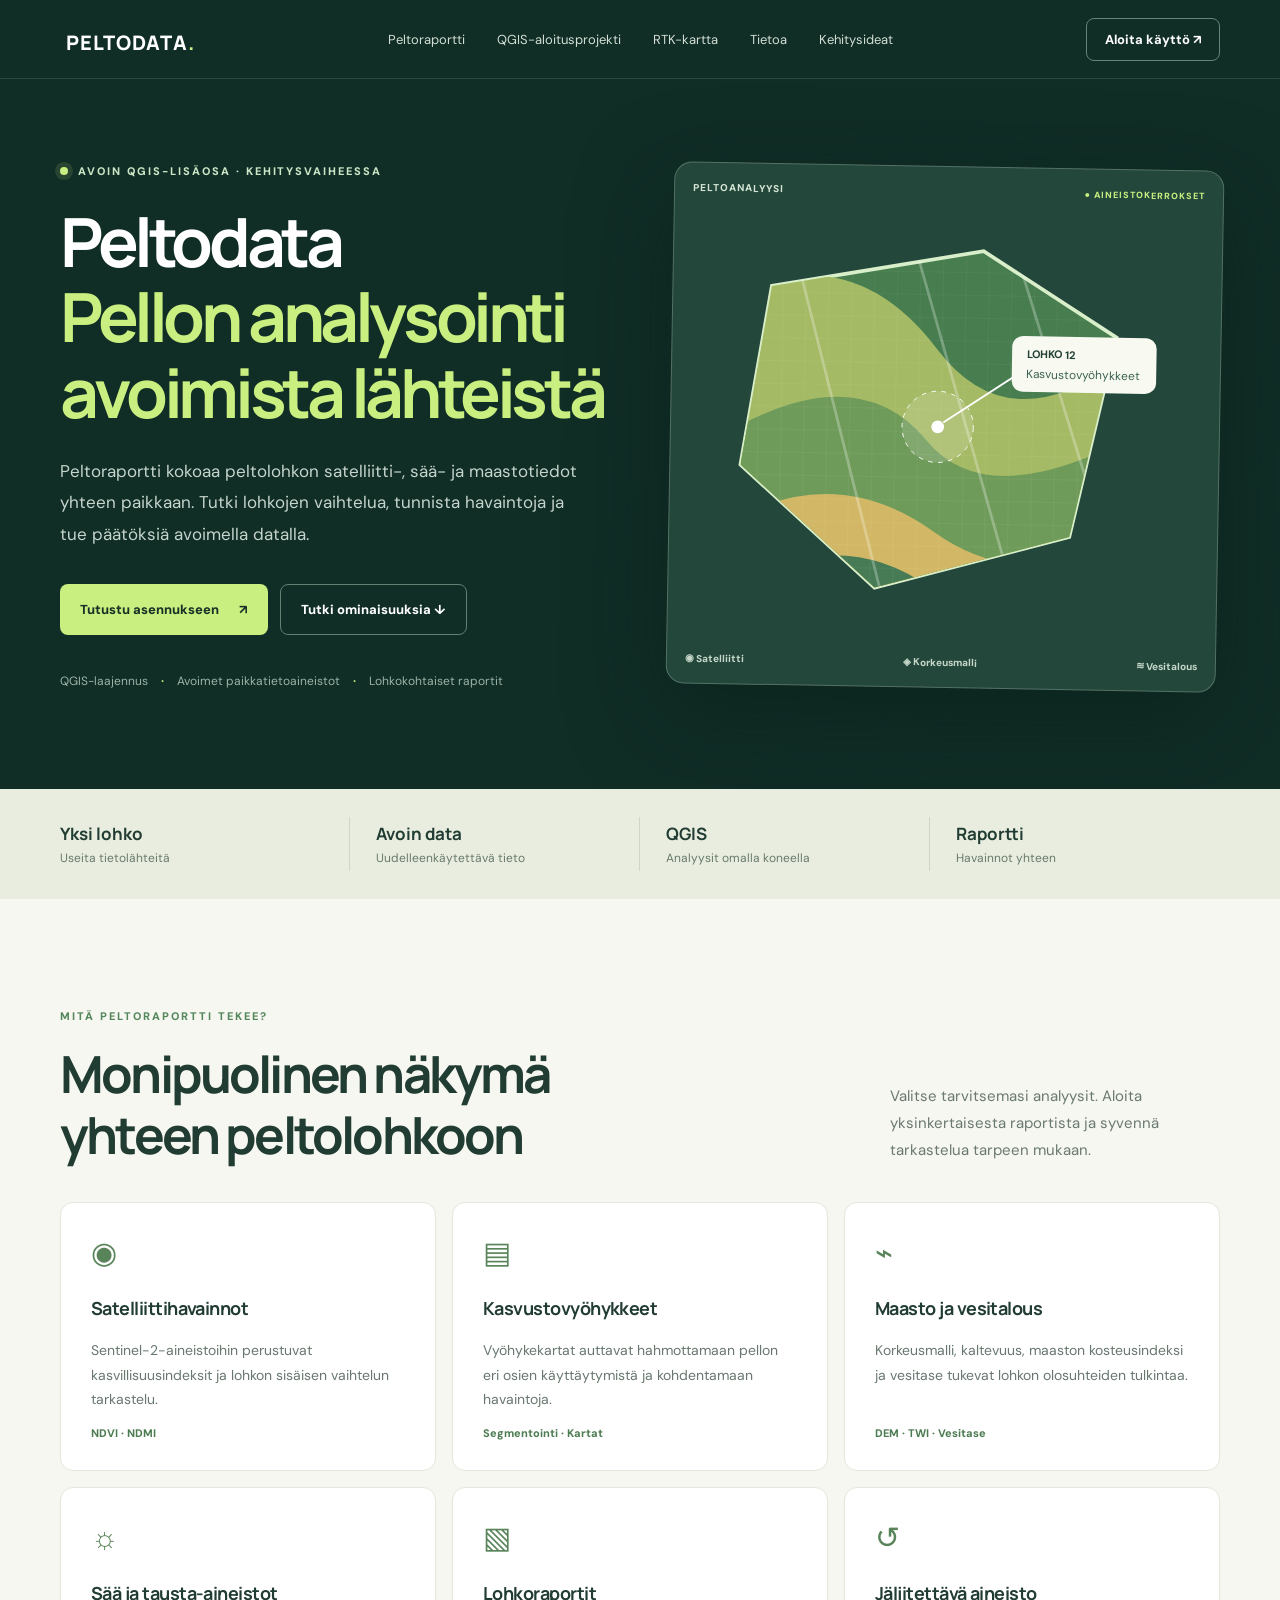
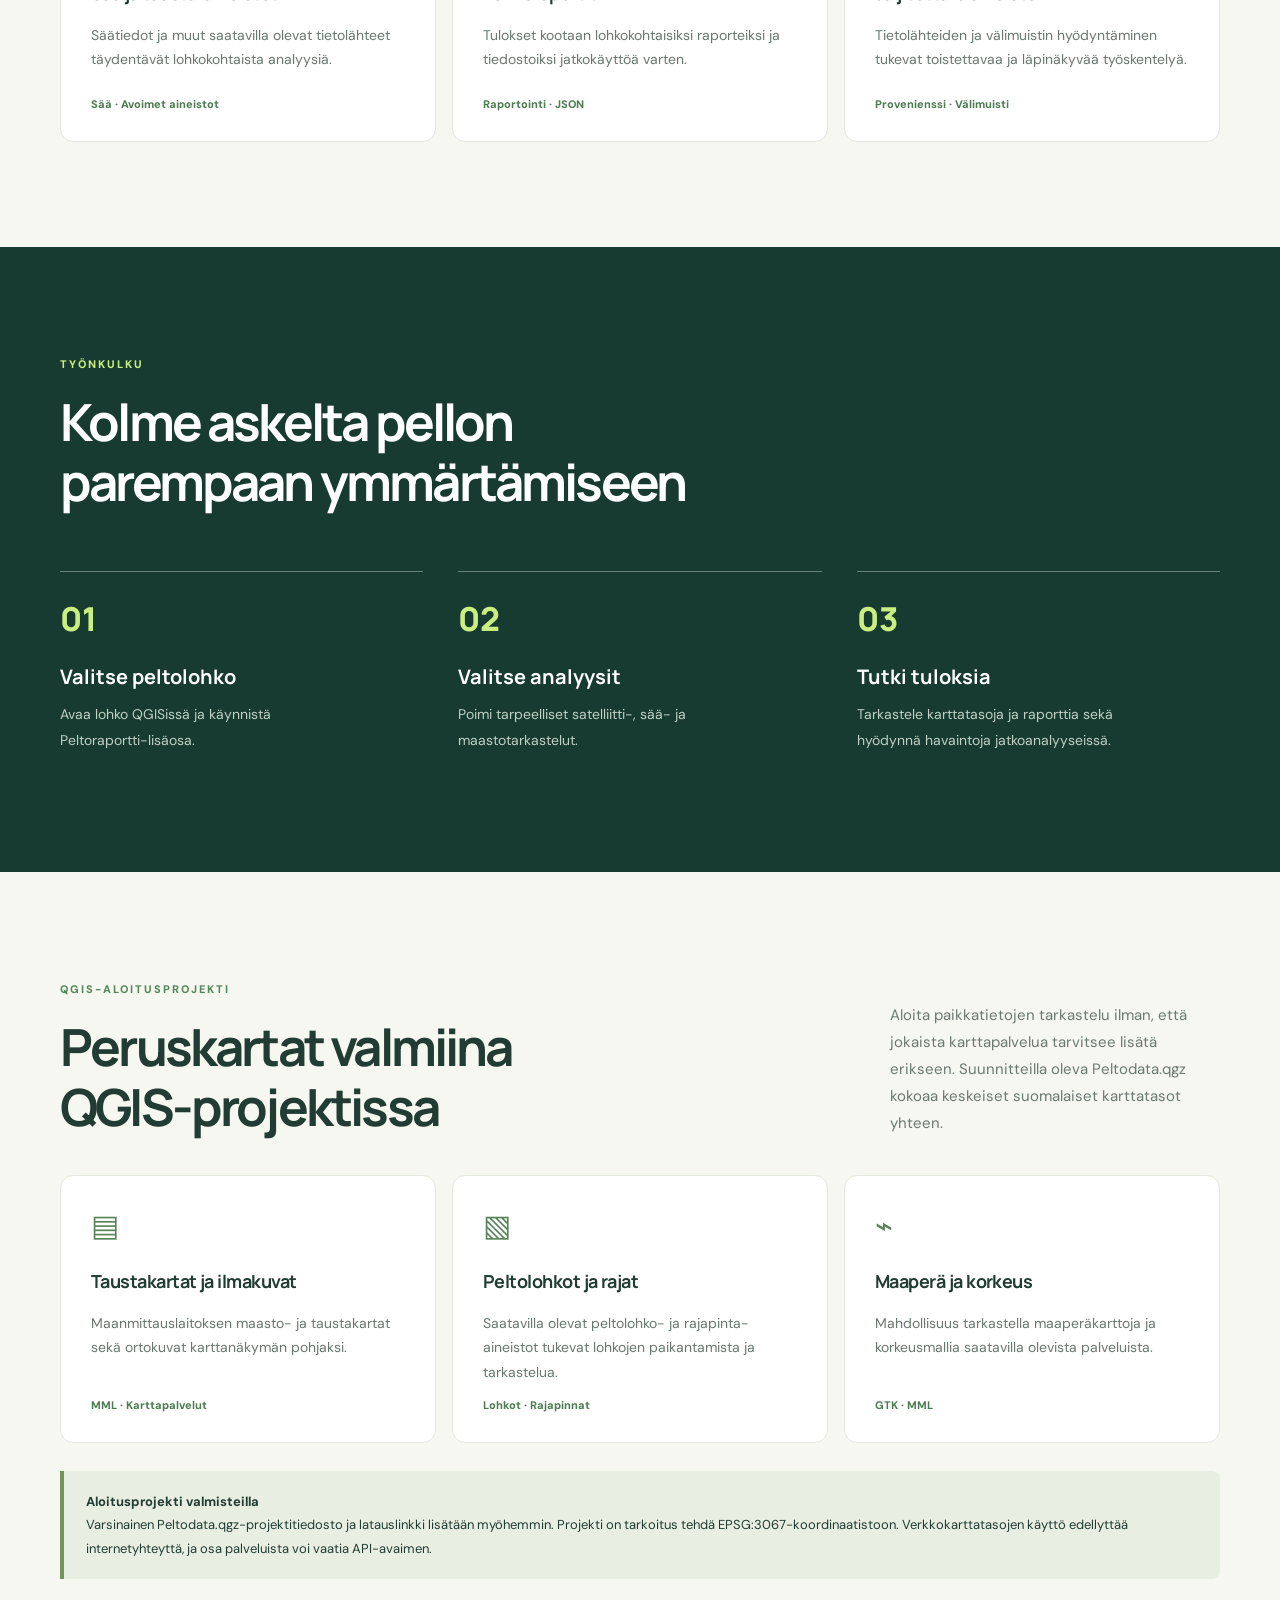
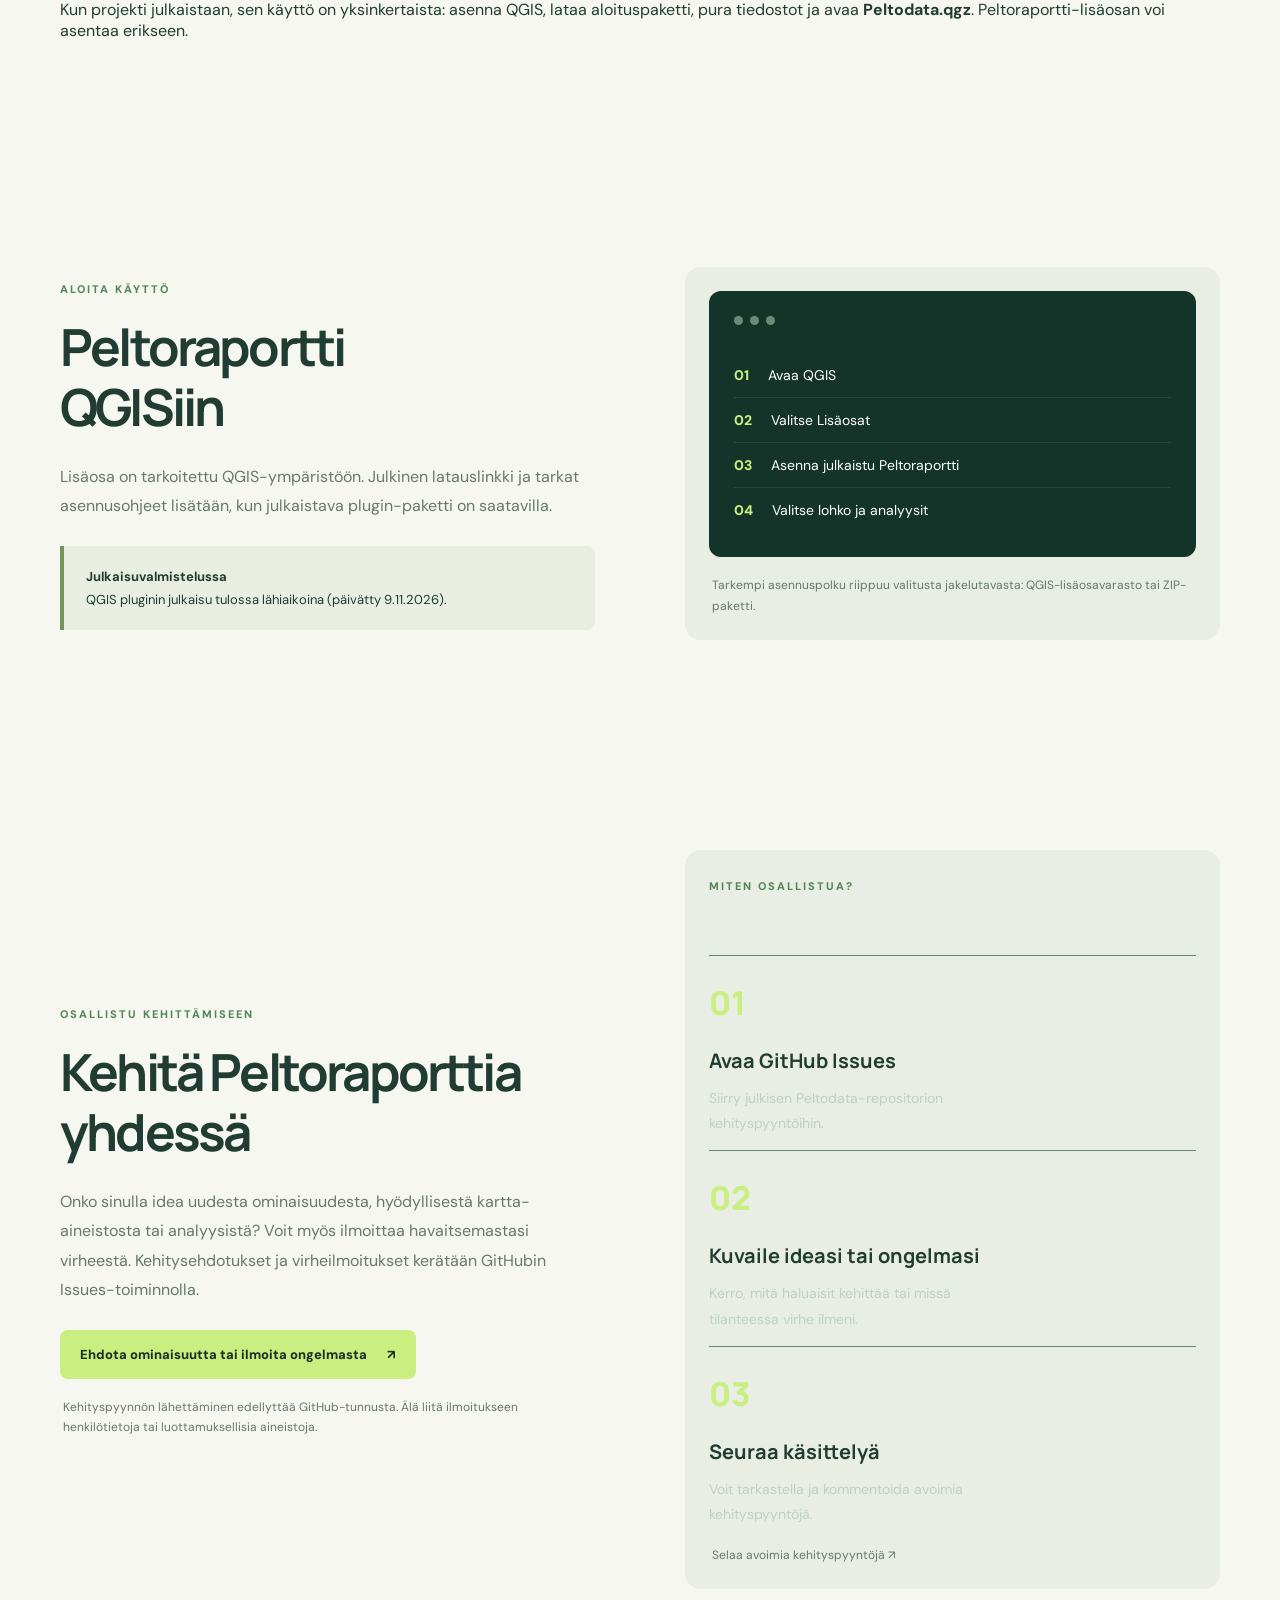
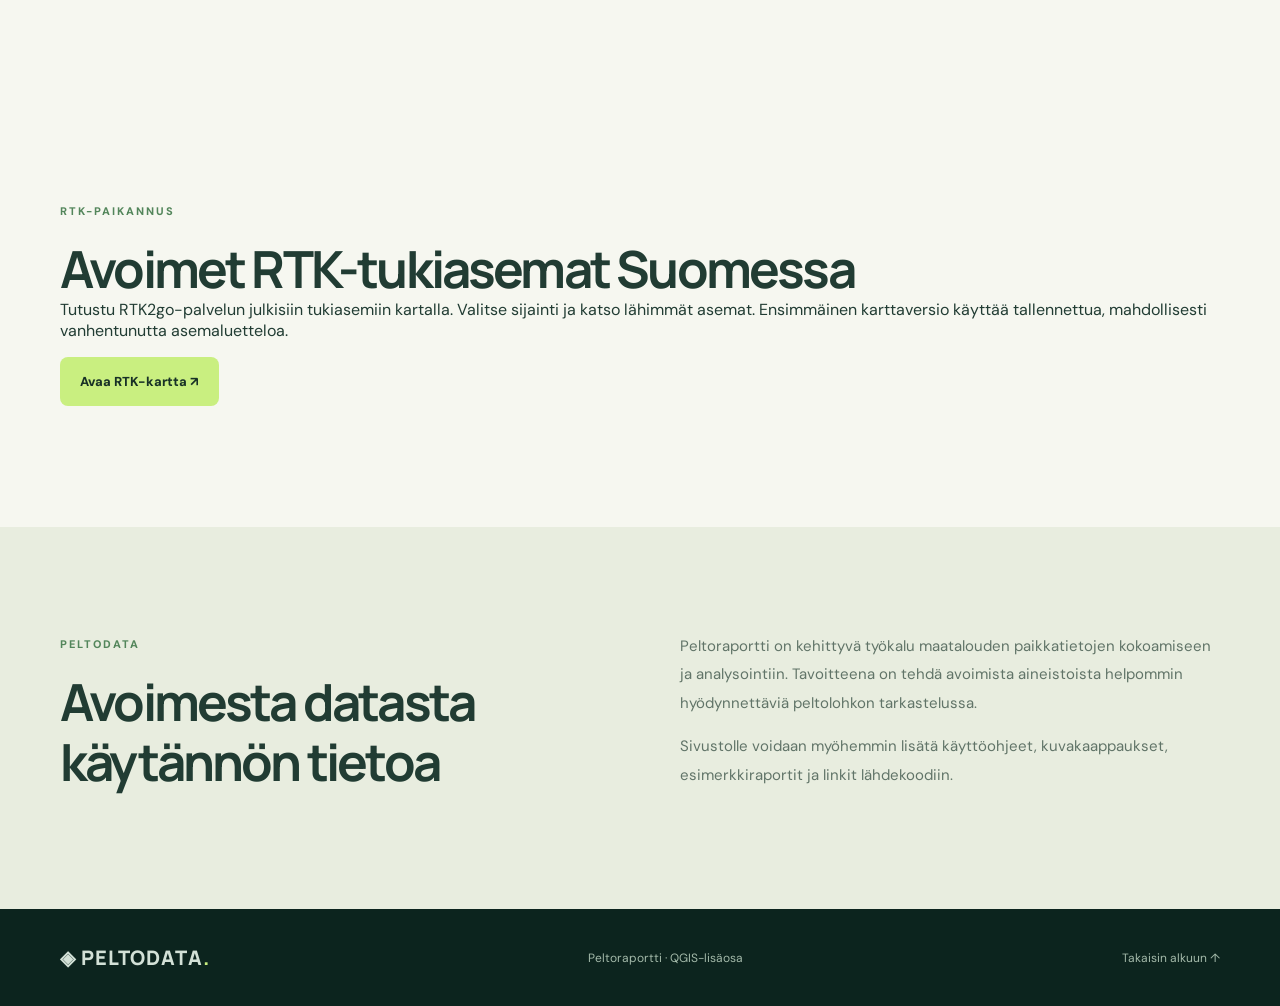
<file: index.html>
<!DOCTYPE html>

<html lang="fi"><head><meta charset="utf-8"/><meta content="width=device-width, initial-scale=1" name="viewport"/><meta content="#102d26" name="theme-color"/><meta content="Peltoraportti – QGIS-lisäosa peltolohkojen satelliitti-, sää- ja maastoanalyysiin." name="description"/><title>Peltoraportti | Peltodata</title><link href="style.css" rel="stylesheet"/></head>
<body><header class="top"><div class="wrap nav"><a class="brand" href="#alku"><span class="mark"></span> PELTODATA<span class="branddot">.</span></a><nav><a href="#ominaisuudet">Peltoraportti</a><a href="#aloitusprojekti">QGIS-aloitusprojekti</a><a href="rtk/">RTK-kartta</a><a href="#tietoa">Tietoa</a><a href="#kehittaminen">Kehitysideat</a></nav><a class="navbtn" href="#asennus">Aloita käyttö ↗</a></div></header>
<main id="alku"><section class="hero"><div class="wrap hero-grid"><div><div class="eyebrow"><span class="pulse"></span> AVOIN QGIS-LISÄOSA · KEHITYSVAIHEESSA</div><h1>Peltodata<br/><em>Pellon analysointi avoimista lähteistä</em></h1><p class="lead">Peltoraportti kokoaa peltolohkon satelliitti-, sää- ja maastotiedot yhteen paikkaan. Tutki lohkojen vaihtelua, tunnista havaintoja ja tue päätöksiä avoimella datalla.</p><div class="actions"><a class="button primary" href="#asennus">Tutustu asennukseen <span>↗</span></a><a class="button secondary" href="#ominaisuudet">Tutki ominaisuuksia ↓</a></div><div class="micro">QGIS-laajennus <b>·</b> Avoimet paikkatietoaineistot <b>·</b> Lohkokohtaiset raportit</div></div><div class="hero-art"><div class="map-label">PELTOANALYYSI <span>● AINEISTOKERROKSET</span></div><svg aria-label="Tyylitelty kartta peltolohkoista ja analyysivyöhykkeistä" role="img" viewbox="0 0 560 490"><defs><clippath id="field"><path d="M88 94 L319 52 L466 144 L418 363 L206 422 L57 290Z"></path></clippath><pattern height="25" id="grid" patternunits="userSpaceOnUse" width="25"><path d="M25 0H0V25" fill="none" stroke="#ffffff" stroke-opacity=".09"></path></pattern></defs><path d="M88 94 L319 52 L466 144 L418 363 L206 422 L57 290Z" fill="#477d4f" stroke="#d9efca" stroke-width="4"></path><g clip-path="url(#field)"><path d="M0 130Q160 20 270 160T570 70V500H0Z" fill="#a5ba65"></path><path d="M-10 290Q170 155 260 260T600 175V500H-10Z" fill="#6f9b5a"></path><path d="M0 385Q140 270 270 360T580 310V510H0Z" fill="#d2b866"></path><path d="M0 450Q170 330 290 440T600 390V520H0Z" fill="#467b55"></path><path d="M0 0H560V490H0Z" fill="url(#grid)"></path><path d="M110 45L215 435M240 35L350 400M355 55L450 345" stroke="#fff" stroke-opacity=".27" stroke-width="3"></path></g><circle cx="272" cy="245" fill="#ffffff" fill-opacity=".13" r="39" stroke="white" stroke-dasharray="5 6"></circle><circle cx="272" cy="245" fill="white" r="7"></circle><path d="M278 240L360 185" stroke="white" stroke-width="2"></path><rect fill="#f8faf1" height="61" rx="12" width="158" x="352" y="144"></rect><text fill="#244137" font-size="12" font-weight="700" x="368" y="168">LOHKO 12</text><text fill="#3c6354" font-size="13" x="368" y="190">Kasvustovyöhykkeet</text></svg><div class="map-foot"><span>◉ Satelliitti</span><span>◈ Korkeusmalli</span><span>≋ Vesitalous</span></div></div></div></section>
<section class="strip"><div class="wrap strip-grid"><div><strong>Yksi lohko</strong><span>Useita tietolähteitä</span></div><div><strong>Avoin data</strong><span>Uudelleenkäytettävä tieto</span></div><div><strong>QGIS</strong><span>Analyysit omalla koneella</span></div><div><strong>Raportti</strong><span>Havainnot yhteen</span></div></div></section>
<section class="section light" id="ominaisuudet"><div class="wrap"><div class="section-top"><div><span class="kicker">MITÄ PELTORAPORTTI TEKEE?</span><h2>Monipuolinen näkymä<br/>yhteen peltolohkoon</h2></div><p>Valitse tarvitsemasi analyysit. Aloita yksinkertaisesta raportista ja syvennä tarkastelua tarpeen mukaan.</p></div><div class="cards"><article class="card"><div class="icon">◉</div><h3>Satelliittihavainnot</h3><p>Sentinel-2-aineistoihin perustuvat kasvillisuusindeksit ja lohkon sisäisen vaihtelun tarkastelu.</p><span>NDVI · NDMI</span></article><article class="card"><div class="icon">▤</div><h3>Kasvustovyöhykkeet</h3><p>Vyöhykekartat auttavat hahmottamaan pellon eri osien käyttäytymistä ja kohdentamaan havaintoja.</p><span>Segmentointi · Kartat</span></article><article class="card"><div class="icon">⌁</div><h3>Maasto ja vesitalous</h3><p>Korkeusmalli, kaltevuus, maaston kosteusindeksi ja vesitase tukevat lohkon olosuhteiden tulkintaa.</p><span>DEM · TWI · Vesitase</span></article><article class="card"><div class="icon">☼</div><h3>Sää ja tausta-aineistot</h3><p>Säätiedot ja muut saatavilla olevat tietolähteet täydentävät lohkokohtaista analyysiä.</p><span>Sää · Avoimet aineistot</span></article><article class="card"><div class="icon">▧</div><h3>Lohkoraportit</h3><p>Tulokset kootaan lohkokohtaisiksi raporteiksi ja tiedostoiksi jatkokäyttöä varten.</p><span>Raportointi · JSON</span></article><article class="card"><div class="icon">↺</div><h3>Jäljitettävä aineisto</h3><p>Tietolähteiden ja välimuistin hyödyntäminen tukevat toistettavaa ja läpinäkyvää työskentelyä.</p><span>Provenienssi · Välimuisti</span></article></div></div></section>
<section class="section dark" id="toiminta"><div class="wrap"><span class="kicker">TYÖNKULKU</span><h2>Kolme askelta pellon<br/>parempaan ymmärtämiseen</h2><div class="steps"><div><span class="num">01</span><h3>Valitse peltolohko</h3><p>Avaa lohko QGISissä ja käynnistä Peltoraportti-lisäosa.</p></div><div><span class="num">02</span><h3>Valitse analyysit</h3><p>Poimi tarpeelliset satelliitti-, sää- ja maastotarkastelut.</p></div><div><span class="num">03</span><h3>Tutki tuloksia</h3><p>Tarkastele karttatasoja ja raporttia sekä hyödynnä havaintoja jatkoanalyyseissä.</p></div></div></div></section>
<section class="section light" id="aloitusprojekti"><div class="wrap"><div class="section-top"><div><span class="kicker">QGIS-ALOITUSPROJEKTI</span><h2>Peruskartat valmiina<br/>QGIS-projektissa</h2></div><p>Aloita paikkatietojen tarkastelu ilman, että jokaista karttapalvelua tarvitsee lisätä erikseen. Suunnitteilla oleva Peltodata.qgz kokoaa keskeiset suomalaiset karttatasot yhteen.</p></div><div class="cards"><article class="card"><div class="icon">▤</div><h3>Taustakartat ja ilmakuvat</h3><p>Maanmittauslaitoksen maasto- ja taustakartat sekä ortokuvat karttanäkymän pohjaksi.</p><span>MML · Karttapalvelut</span></article><article class="card"><div class="icon">▧</div><h3>Peltolohkot ja rajat</h3><p>Saatavilla olevat peltolohko- ja rajapinta-aineistot tukevat lohkojen paikantamista ja tarkastelua.</p><span>Lohkot · Rajapinnat</span></article><article class="card"><div class="icon">⌁</div><h3>Maaperä ja korkeus</h3><p>Mahdollisuus tarkastella maaperäkarttoja ja korkeusmallia saatavilla olevista palveluista.</p><span>GTK · MML</span></article></div><div class="notice" style="margin-top:28px"><strong>Aloitusprojekti valmisteilla</strong><br/>Varsinainen Peltodata.qgz-projektitiedosto ja latauslinkki lisätään myöhemmin. Projekti on tarkoitus tehdä EPSG:3067-koordinaatistoon. Verkkokarttatasojen käyttö edellyttää internetyhteyttä, ja osa palveluista voi vaatia API-avaimen.</div><p style="margin-top:20px">Kun projekti julkaistaan, sen käyttö on yksinkertaista: asenna QGIS, lataa aloituspaketti, pura tiedostot ja avaa <strong>Peltodata.qgz</strong>. Peltoraportti-lisäosan voi asentaa erikseen.</p></div></section><section class="section light" id="asennus"><div class="wrap install"><div><span class="kicker">ALOITA KÄYTTÖ</span><h2>Peltoraportti<br/>QGISiin</h2><p class="install-intro">Lisäosa on tarkoitettu QGIS-ympäristöön. Julkinen latauslinkki ja tarkat asennusohjeet lisätään, kun julkaistava plugin-paketti on saatavilla.</p><div class="notice"><strong>Julkaisuvalmistelussa</strong><br/>QGIS pluginin julkaisu tulossa lähiaikoina (päivätty 9.11.2026).</div></div><div class="install-panel"><div class="terminal"><div class="dots"><i></i><i></i><i></i></div><p><span>01</span> Avaa QGIS</p><p><span>02</span> Valitse Lisäosat</p><p><span>03</span> Asenna julkaistu Peltoraportti</p><p><span>04</span> Valitse lohko ja analyysit</p></div><p class="panel-note">Tarkempi asennuspolku riippuu valitusta jakelutavasta: QGIS-lisäosavarasto tai ZIP-paketti.</p></div></div></section>
<section class="section light" id="kehittaminen"><div class="wrap install"><div><span class="kicker">OSALLISTU KEHITTÄMISEEN</span><h2>Kehitä Peltoraporttia yhdessä</h2><p class="install-intro">Onko sinulla idea uudesta ominaisuudesta, hyödyllisestä kartta-aineistosta tai analyysistä? Voit myös ilmoittaa havaitsemastasi virheestä. Kehitysehdotukset ja virheilmoitukset kerätään GitHubin Issues-toiminnolla.</p><p><a class="button primary" href="https://github.com/petrilinna/peltodata/issues/new/choose" rel="noopener noreferrer" target="_blank">Ehdota ominaisuutta tai ilmoita ongelmasta <span>↗</span></a></p><p class="panel-note">Kehityspyynnön lähettäminen edellyttää GitHub-tunnusta. Älä liitä ilmoitukseen henkilötietoja tai luottamuksellisia aineistoja.</p></div><div class="install-panel"><span class="kicker">MITEN OSALLISTUA?</span><div class="steps" style="display:block"><div><span class="num">01</span><h3>Avaa GitHub Issues</h3><p>Siirry julkisen Peltodata-repositorion kehityspyyntöihin.</p></div><div><span class="num">02</span><h3>Kuvaile ideasi tai ongelmasi</h3><p>Kerro, mitä haluaisit kehittää tai missä tilanteessa virhe ilmeni.</p></div><div><span class="num">03</span><h3>Seuraa käsittelyä</h3><p>Voit tarkastella ja kommentoida avoimia kehityspyyntöjä.</p></div></div><p class="panel-note"><a href="https://github.com/petrilinna/peltodata/issues" rel="noopener noreferrer" target="_blank">Selaa avoimia kehityspyyntöjä ↗</a></p></div></div></section><section class="section light" id="rtk-kartta"><div class="wrap"><span class="kicker">RTK-PAIKANNUS</span><h2>Avoimet RTK-tukiasemat Suomessa</h2><p>Tutustu RTK2go-palvelun julkisiin tukiasemiin kartalla. Valitse sijainti ja katso lähimmät asemat. Ensimmäinen karttaversio käyttää tallennettua, mahdollisesti vanhentunutta asemaluetteloa.</p><p><a class="button primary" href="rtk/">Avaa RTK-kartta ↗</a></p></div></section><section class="section about" id="tietoa"><div class="wrap about-grid"><div><span class="kicker">PELTODATA</span><h2>Avoimesta datasta<br/>käytännön tietoa</h2></div><div><p>Peltoraportti on kehittyvä työkalu maatalouden paikkatietojen kokoamiseen ja analysointiin. Tavoitteena on tehdä avoimista aineistoista helpommin hyödynnettäviä peltolohkon tarkastelussa.</p><p>Sivustolle voidaan myöhemmin lisätä käyttöohjeet, kuvakaappaukset, esimerkkiraportit ja linkit lähdekoodiin.</p></div></div></section></main><footer><div class="wrap foot"><span class="brand">◈ PELTODATA<span class="branddot">.</span></span><span>Peltoraportti · QGIS-lisäosa</span><a href="#alku">Takaisin alkuun ↑</a></div></footer></body></html>
</file>
<file: style.css>
@import url('https://fonts.googleapis.com/css2?family=DM+Sans:wght@400;500;600;700&family=Manrope:wght@400;500;600;700;800&display=swap');
:root{--dark:#102d26;--deep:#0c241e;--cream:#f6f7f0;--lime:#c9ef80;--text:#213c33;--muted:#6a7971}*{box-sizing:border-box}html{scroll-behavior:smooth}body{margin:0;font-family:'DM Sans',Arial,sans-serif;color:var(--text);background:var(--cream)}a{color:inherit;text-decoration:none}.wrap{width:min(1160px,calc(100% - 56px));margin:auto}.top{background:var(--dark);color:#fff;border-bottom:1px solid #ffffff20}.nav{height:78px;display:flex;align-items:center;justify-content:space-between;gap:20px}.brand{font-family:Manrope,sans-serif;font-size:20px;font-weight:800;letter-spacing:.045em;white-space:nowrap}.mark{color:var(--lime);font-size:27px;margin-right:6px}.branddot{color:var(--lime)}nav{display:flex;gap:32px}nav a{font-size:13px;color:#d3dfd5}nav a:hover,.foot a:hover{color:var(--lime)}.navbtn{padding:12px 18px;border:1px solid #668577;border-radius:8px;font-size:13px;font-weight:700}.hero{background:var(--dark);color:#fff;padding:85px 0 100px;overflow:hidden}.hero-grid{display:grid;grid-template-columns:1fr 1fr;align-items:center;gap:60px}.eyebrow,.kicker{font-size:11px;letter-spacing:.18em;font-weight:800}.eyebrow{color:#cce7c6;display:flex;align-items:center;gap:10px}.pulse{width:8px;height:8px;background:var(--lime);border-radius:50%;box-shadow:0 0 0 5px #c9ef8020}h1,h2,h3,p{margin-top:0}h1,h2,h3{font-family:Manrope,sans-serif}h1{font-size:clamp(45px,5.3vw,78px);line-height:1.11;letter-spacing:-.065em;margin:26px 0}h1 em{color:var(--lime);font-style:normal}.lead{max-width:535px;color:#c5d5cc;font-size:17px;line-height:1.85}.actions{display:flex;gap:12px;flex-wrap:wrap;margin-top:34px}.button{display:inline-flex;align-items:center;gap:20px;padding:16px 20px;border-radius:8px;font-weight:800;font-size:13px}.primary{background:var(--lime);color:#183126}.secondary{border:1px solid #638073;color:white}.micro{margin-top:38px;color:#9db4a7;font-size:12px}.micro b{padding:0 10px;color:var(--lime)}.hero-art{background:#23473b;border:1px solid #537164;border-radius:18px;padding:18px;box-shadow:0 30px 90px #071d1780;transform:rotate(1deg)}.map-label,.map-foot{display:flex;justify-content:space-between;gap:10px;align-items:center;font-size:10px;letter-spacing:.1em;color:#d4e4d4;font-weight:800}.map-label span{font-size:9px;color:var(--lime)}.hero-art svg{display:block;width:100%;margin:5px auto}.map-foot{letter-spacing:0;font-size:10px;color:#c4d7c8}.strip{background:#e8eddf;padding:28px 0}.strip-grid{display:grid;grid-template-columns:repeat(4,1fr)}.strip-grid>div{border-right:1px solid #cdd6c7;padding:5px 26px}.strip-grid>div:first-child{padding-left:0}.strip-grid>div:last-child{border:0}.strip strong,.strip span{display:block}.strip strong{font-family:Manrope;font-size:17px}.strip span{font-size:12px;color:#687a6c;margin-top:5px}.section{padding:105px 0}.light{background:var(--cream)}.kicker{color:#53865b}.section h2{font-size:clamp(34px,4vw,53px);line-height:1.18;letter-spacing:-.055em;margin:18px 0 0}.section-top{display:flex;align-items:end;justify-content:space-between;gap:40px;margin-bottom:38px}.section-top p{max-width:330px;color:var(--muted);line-height:1.8;font-size:15px;margin:0}.cards{display:grid;grid-template-columns:repeat(3,1fr);gap:16px}.card{background:#fff;border:1px solid #e3e8dd;border-radius:13px;padding:30px;min-height:255px;display:flex;flex-direction:column}.icon{font-size:30px;color:#59845a;margin-bottom:24px}.card h3{font-size:18px;letter-spacing:-.03em}.card p{font-size:14px;color:#68786e;line-height:1.75;flex:1}.card span{font-size:11px;font-weight:800;color:#4d7c52}.dark{background:#173b30;color:white}.dark .kicker{color:var(--lime)}.steps{display:grid;grid-template-columns:repeat(3,1fr);gap:35px;margin-top:60px}.steps>div{border-top:1px solid #658477;padding-top:24px}.num{color:var(--lime);font-family:Manrope;font-size:33px;font-weight:800}.steps h3{font-size:20px;margin:22px 0 12px}.steps p{font-size:14px;color:#bfd0c5;line-height:1.8;max-width:280px}.install{display:grid;grid-template-columns:1fr 1fr;gap:90px;align-items:center}.install-intro{font-size:16px;line-height:1.85;color:#68786e;margin:25px 0}.notice{background:#e8eee2;border-left:4px solid #73955b;padding:19px 22px;font-size:13px;line-height:1.8;border-radius:0 8px 8px 0}.install-panel{background:#e8eee3;border-radius:16px;padding:24px}.terminal{background:#143429;border-radius:12px;color:white;padding:25px;font-size:14px}.dots{display:flex;gap:7px;margin-bottom:28px}.dots i{width:9px;height:9px;border-radius:50%;background:#688d77}.terminal p{margin:0;padding:13px 0;border-bottom:1px solid #ffffff16}.terminal p:last-child{border:0}.terminal p span{color:var(--lime);margin-right:15px;font-weight:800}.panel-note{font-size:12px;color:#66776d;line-height:1.7;margin:18px 3px 0}.about{background:#e8eddf}.about-grid{display:grid;grid-template-columns:1fr 1fr;gap:80px}.about-grid p{line-height:1.9;color:#617468;font-size:15px}footer{background:var(--deep);color:#d3e1d7;padding:35px 0}.foot{display:flex;justify-content:space-between;align-items:center;gap:20px}.foot>span:nth-child(2),.foot a{font-size:12px;color:#a4baaa}@media(max-width:900px){nav{display:none}.hero-grid,.install,.about-grid{grid-template-columns:1fr}.hero-art{max-width:590px}.cards{grid-template-columns:repeat(2,1fr)}.strip-grid{grid-template-columns:repeat(2,1fr);gap:22px}.strip-grid>div:nth-child(2){border:0}.section-top{align-items:start;flex-direction:column}.steps{gap:20px}}@media(max-width:600px){.wrap{width:min(100% - 36px,1160px)}.nav{height:68px}.navbtn{font-size:11px;padding:10px}.brand{font-size:17px}.hero{padding:65px 0}.hero-grid{gap:45px}.lead{font-size:15px}.map-label span{display:none}.strip-grid>div{padding:0 10px!important}.strip strong{font-size:14px}.section{padding:70px 0}.cards,.steps{grid-template-columns:1fr}.card{min-height:210px}.steps{margin-top:35px}.foot{flex-wrap:wrap}.micro{line-height:2}}

.starter-grid{display:grid;grid-template-columns:repeat(2,minmax(0,1fr));gap:24px;margin-top:28px}.starter-card{background:#fff;border:1px solid #dce6db;border-radius:20px;padding:30px;box-shadow:0 8px 28px rgba(20,52,38,.05)}.starter-card h3{margin:14px 0 12px}.starter-card ul,.starter-card ol{padding-left:1.4rem;line-height:1.9}.starter-card li{padding-left:.2rem}.starter-card .notice{margin:20px 0}.small-print{font-size:.88rem;line-height:1.6;color:#586a61}.starter-card code{background:#edf3eb;border-radius:4px;padding:2px 5px}@media(max-width:780px){.starter-grid{grid-template-columns:1fr}.starter-card{padding:22px}}
</file>
